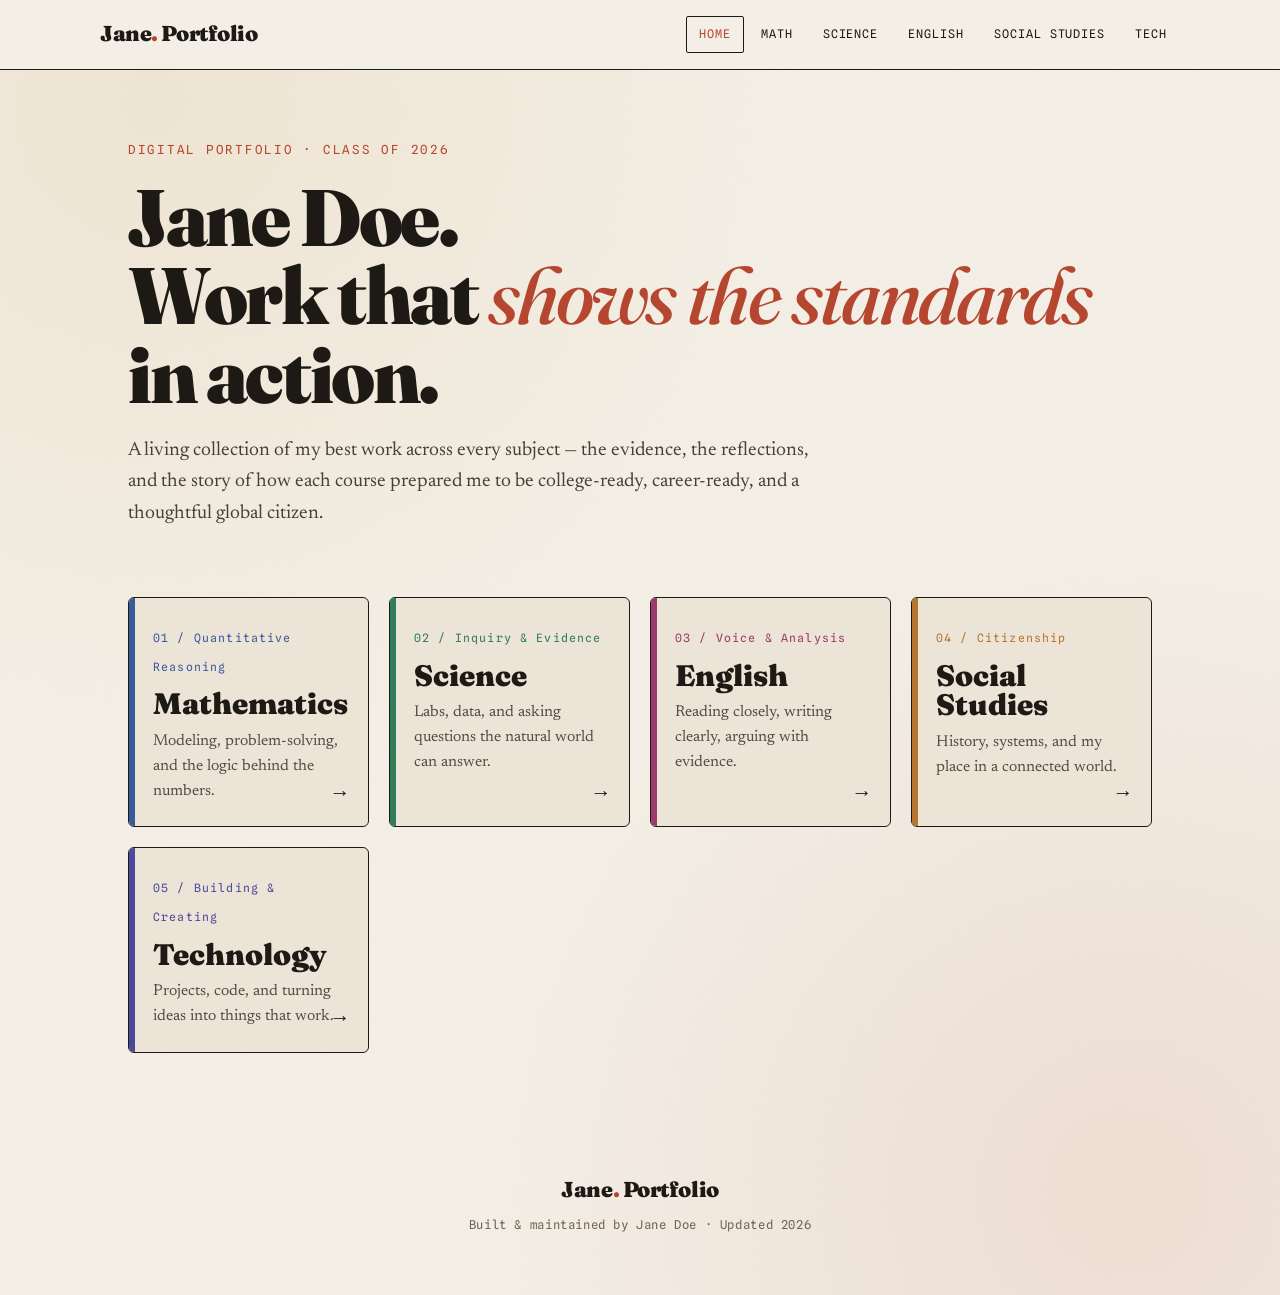
<file: index.html>
<!DOCTYPE html>
<html lang="en">
<head>
<meta charset="UTF-8">
<meta name="viewport" content="width=device-width, initial-scale=1.0">
<title>Jane Doe — Portfolio</title>
<!-- EDIT: page title above, and student name throughout -->
<link rel="stylesheet" href="assets/style.css">
</head>
<body>

<!-- ============ NAV (same on every page) ============ -->
<header class="site">
  <div class="wrap bar">
    <a class="brand" href="index.html">Jane<span>.</span> Portfolio</a>
    <nav class="menu">
      <a href="index.html" class="active">Home</a>
      <a href="subjects/math.html">Math</a>
      <a href="subjects/science.html">Science</a>
      <a href="subjects/english.html">English</a>
      <a href="subjects/social-studies.html">Social Studies</a>
      <a href="subjects/tech.html">Tech</a>
    </nav>
  </div>
</header>

<!-- ============ HERO ============ -->
<main class="wrap">
  <section class="hero">
    <p class="eyebrow reveal d1">Digital Portfolio · Class of 2026</p>
    <h1 class="reveal d2">Jane Doe.<br>Work that <em>shows the standards</em> in action.</h1>
    <p class="lede reveal d3">A living collection of my best work across every subject — the evidence, the reflections, and the story of how each course prepared me to be college-ready, career-ready, and a thoughtful global citizen.</p>
  </section>

  <!-- ============ SUBJECT GRID ============ -->
  <section class="subjects">
    <a class="scard reveal d1" data-c="math" href="subjects/math.html">
      <span class="num">01 / Quantitative Reasoning</span>
      <h3>Mathematics</h3>
      <p>Modeling, problem-solving, and the logic behind the numbers.</p>
      <span class="arrow">→</span>
    </a>
    <a class="scard reveal d2" data-c="science" href="subjects/science.html">
      <span class="num">02 / Inquiry &amp; Evidence</span>
      <h3>Science</h3>
      <p>Labs, data, and asking questions the natural world can answer.</p>
      <span class="arrow">→</span>
    </a>
    <a class="scard reveal d3" data-c="english" href="subjects/english.html">
      <span class="num">03 / Voice &amp; Analysis</span>
      <h3>English</h3>
      <p>Reading closely, writing clearly, arguing with evidence.</p>
      <span class="arrow">→</span>
    </a>
    <a class="scard reveal d4" data-c="social" href="subjects/social-studies.html">
      <span class="num">04 / Citizenship</span>
      <h3>Social Studies</h3>
      <p>History, systems, and my place in a connected world.</p>
      <span class="arrow">→</span>
    </a>
    <a class="scard reveal d5" data-c="tech" href="subjects/tech.html">
      <span class="num">05 / Building &amp; Creating</span>
      <h3>Technology</h3>
      <p>Projects, code, and turning ideas into things that work.</p>
      <span class="arrow">→</span>
    </a>
  </section>
</main>

<!-- ============ FOOTER (same on every page) ============ -->
<footer class="site">
  <div class="wrap">
    <a class="brand" href="index.html">Jane<span>.</span> Portfolio</a>
    <p>Built &amp; maintained by Jane Doe · Updated 2026</p>
  </div>
</footer>

</body>
</html>
</file>
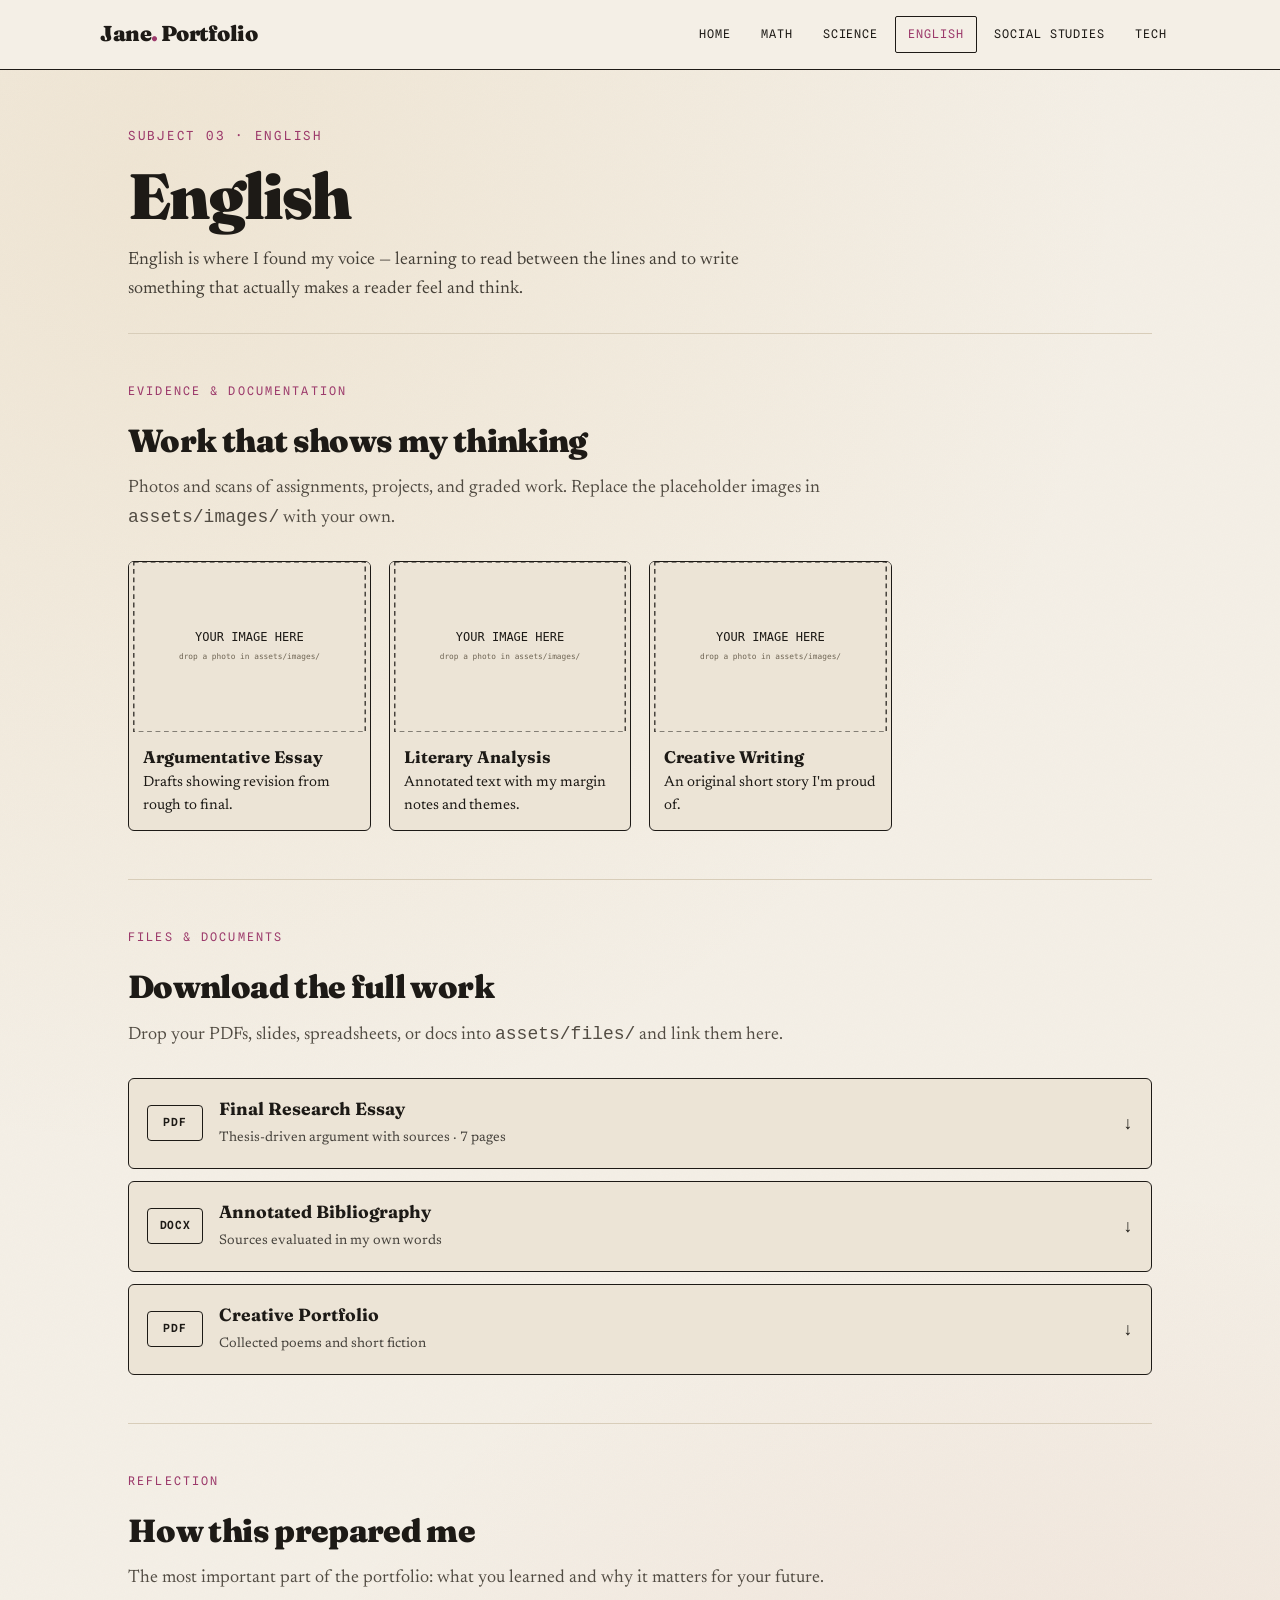
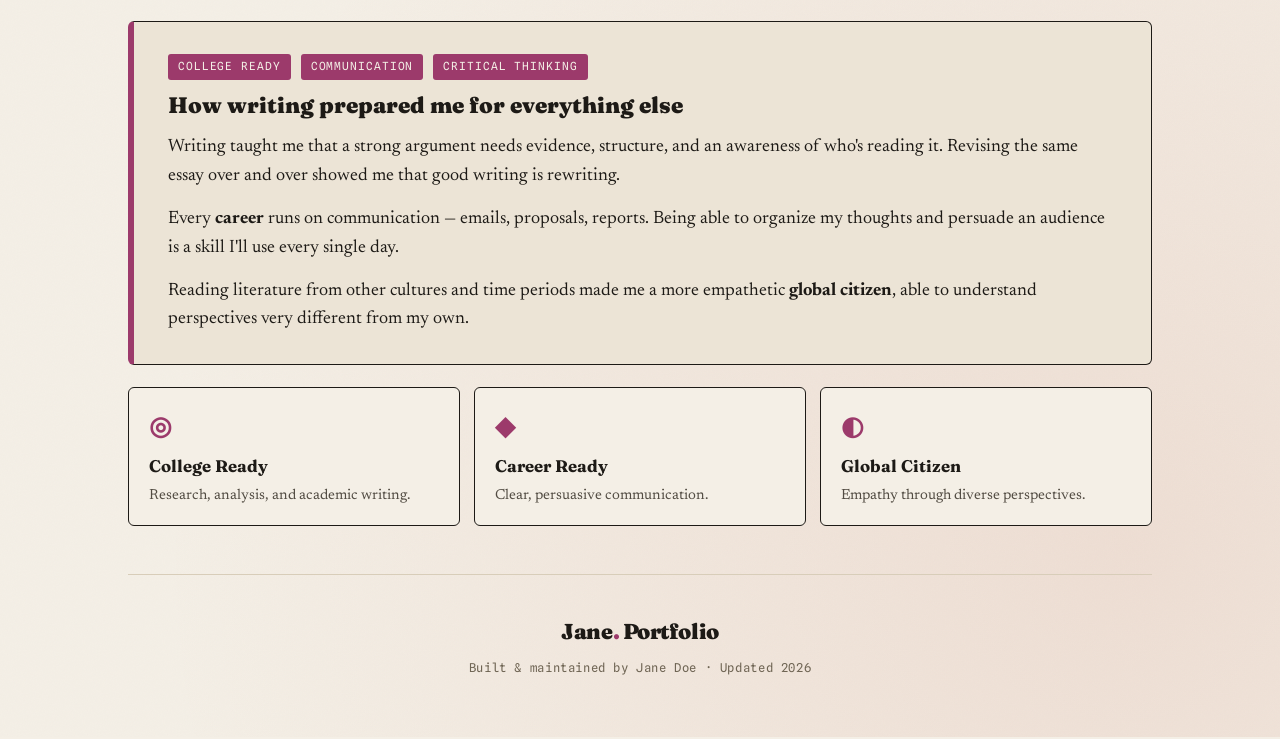
<file: subjects/english.html>
<!DOCTYPE html>
<html lang="en">
<head>
<meta charset="UTF-8">
<meta name="viewport" content="width=device-width, initial-scale=1.0">
<title>English — Jane Doe Portfolio</title>
<link rel="stylesheet" href="../assets/style.css">
</head>
<!-- data-subject controls the accent color: math | science | english | social | tech -->
<body data-subject="english">

<header class="site">
  <div class="wrap bar">
    <a class="brand" href="../index.html">Jane<span>.</span> Portfolio</a>
    <nav class="menu">
      <a href="../index.html">Home</a>
      <a href="math.html">Math</a>
      <a href="science.html">Science</a>
      <a href="english.html" class="active">English</a>
      <a href="social-studies.html">Social Studies</a>
      <a href="tech.html">Tech</a>
    </nav>
  </div>
</header>

<main class="wrap">

  <!-- ============ PAGE HEADER ============ -->
  <section class="subhead">
    <p class="eyebrow reveal d1">Subject 03 · English</p>
    <h1 class="reveal d2">English</h1>
    <!-- EDIT: one or two sentences on what this subject meant to you -->
    <p class="lede reveal d3">English is where I found my voice — learning to read between the lines and to write something that actually makes a reader feel and think.</p>
  </section>

  <!-- ============ EVIDENCE / DOCUMENTATION (images) ============ -->
  <section class="block">
    <p class="kicker">Evidence &amp; Documentation</p>
    <h2>Work that shows my thinking</h2>
    <p class="sub">Photos and scans of assignments, projects, and graded work. Replace the placeholder images in <code>assets/images/</code> with your own.</p>

    <div class="gallery">
      <!-- EDIT each card: swap the img src, the title, and the caption -->
      <div class="gitem">
        <figure>
          <img src="../assets/images/placeholder.svg" alt="Describe this artifact">
          <figcaption><strong>Argumentative Essay</strong>Drafts showing revision from rough to final.</figcaption>
        </figure>
      </div>
      <div class="gitem">
        <figure>
          <img src="../assets/images/placeholder.svg" alt="Describe this artifact">
          <figcaption><strong>Literary Analysis</strong>Annotated text with my margin notes and themes.</figcaption>
        </figure>
      </div>
      <div class="gitem">
        <figure>
          <img src="../assets/images/placeholder.svg" alt="Describe this artifact">
          <figcaption><strong>Creative Writing</strong>An original short story I'm proud of.</figcaption>
        </figure>
      </div>
    </div>
  </section>

  <!-- ============ FILES / DOCUMENTS ============ -->
  <section class="block">
    <p class="kicker">Files &amp; Documents</p>
    <h2>Download the full work</h2>
    <p class="sub">Drop your PDFs, slides, spreadsheets, or docs into <code>assets/files/</code> and link them here.</p>

    <div class="files">
      <!-- EDIT each row: href to your file, the ext label, title, and details -->
      <a class="file" href="../assets/files/sample.pdf">
        <span class="ext">PDF</span>
        <span class="meta"><strong>Final Research Essay</strong><span>Thesis-driven argument with sources · 7 pages</span></span>
        <span class="go">↓</span>
      </a>
      <a class="file" href="../assets/files/sample.pdf">
        <span class="ext">DOCX</span>
        <span class="meta"><strong>Annotated Bibliography</strong><span>Sources evaluated in my own words</span></span>
        <span class="go">↓</span>
      </a>
      <a class="file" href="../assets/files/sample.pdf">
        <span class="ext">PDF</span>
        <span class="meta"><strong>Creative Portfolio</strong><span>Collected poems and short fiction</span></span>
        <span class="go">↓</span>
      </a>
    </div>
  </section>

  <!-- ============ REFLECTION ============ -->
  <section class="block">
    <p class="kicker">Reflection</p>
    <h2>How this prepared me</h2>
    <p class="sub">The most important part of the portfolio: what you learned and why it matters for your future.</p>

    <div class="reflection">
      <span class="tag">College Ready</span>
      <span class="tag">Communication</span>
      <span class="tag">Critical Thinking</span>
      <h3>How writing prepared me for everything else</h3>
      <!-- EDIT: write your honest reflection here -->
      <p>Writing taught me that a strong argument needs evidence, structure, and an awareness of who's reading it. Revising the same essay over and over showed me that good writing is rewriting.</p>
      <p>Every <strong>career</strong> runs on communication — emails, proposals, reports. Being able to organize my thoughts and persuade an audience is a skill I'll use every single day.</p>
      <p>Reading literature from other cultures and time periods made me a more empathetic <strong>global citizen</strong>, able to understand perspectives very different from my own.</p>
    </div>

    <!-- Readiness chips: quick visual of the standards connection -->
    <div class="readiness">
      <div class="chip"><div class="ic">◎</div><h4>College Ready</h4><p>Research, analysis, and academic writing.</p></div>
      <div class="chip"><div class="ic">◆</div><h4>Career Ready</h4><p>Clear, persuasive communication.</p></div>
      <div class="chip"><div class="ic">◐</div><h4>Global Citizen</h4><p>Empathy through diverse perspectives.</p></div>
    </div>
  </section>

</main>

<footer class="site">
  <div class="wrap">
    <a class="brand" href="../index.html">Jane<span>.</span> Portfolio</a>
    <p>Built &amp; maintained by Jane Doe · Updated 2026</p>
  </div>
</footer>

</body>
</html>
</file>
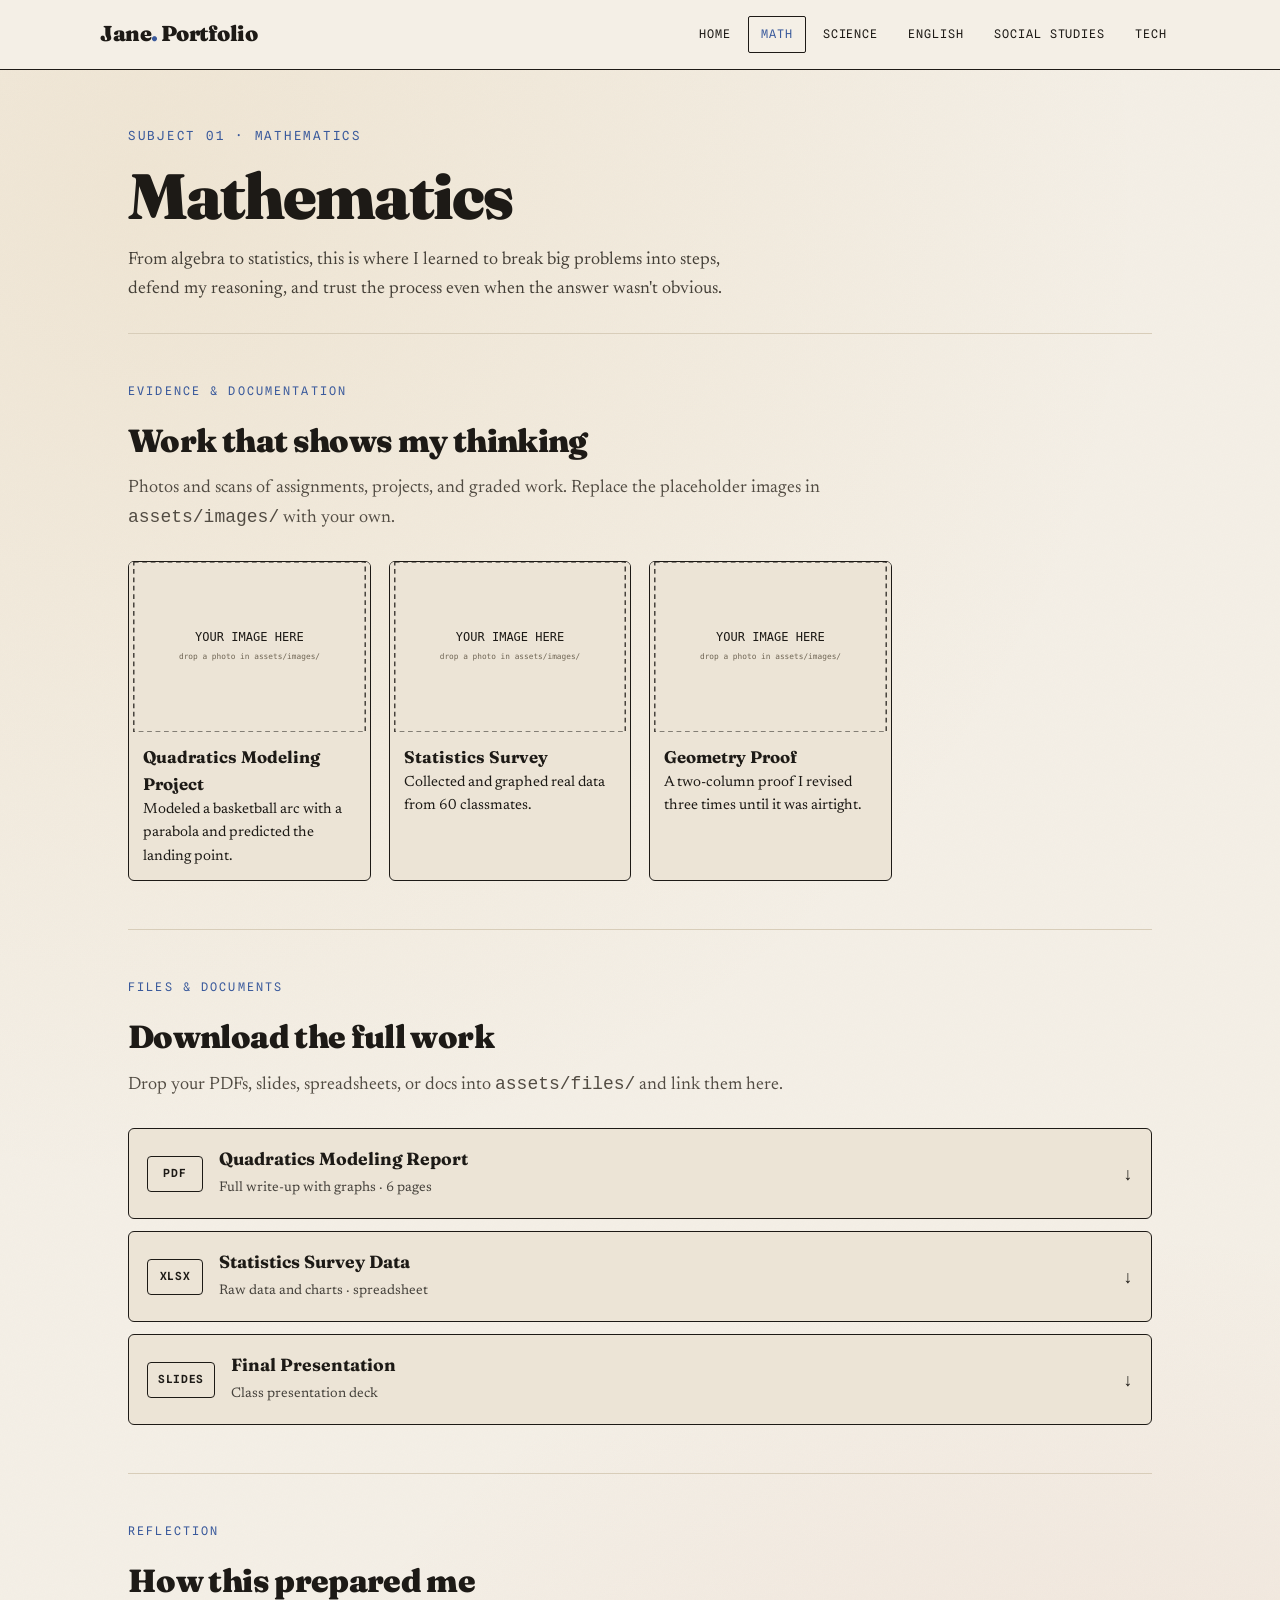
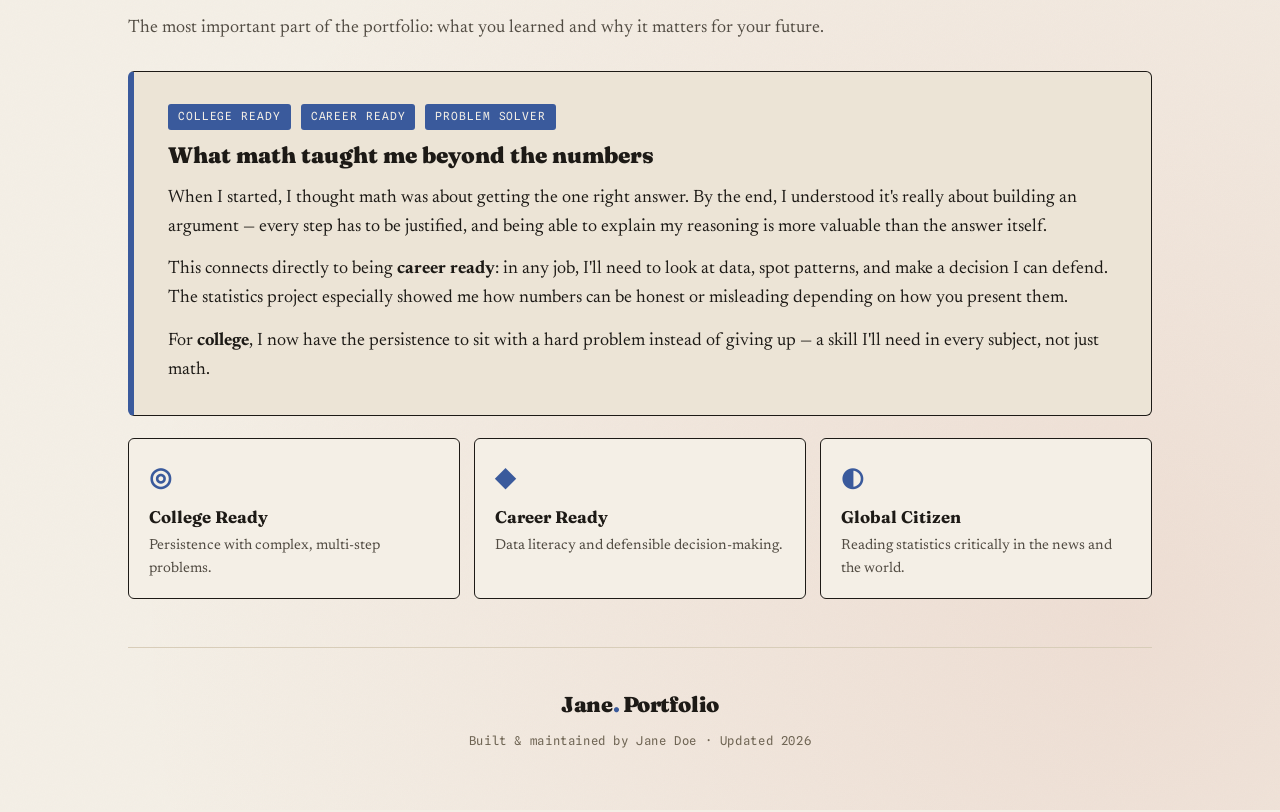
<file: subjects/math.html>
<!DOCTYPE html>
<html lang="en">
<head>
<meta charset="UTF-8">
<meta name="viewport" content="width=device-width, initial-scale=1.0">
<title>Mathematics — Jane Doe Portfolio</title>
<link rel="stylesheet" href="../assets/style.css">
</head>
<!-- data-subject controls the accent color: math | science | english | social | tech -->
<body data-subject="math">

<header class="site">
  <div class="wrap bar">
    <a class="brand" href="../index.html">Jane<span>.</span> Portfolio</a>
    <nav class="menu">
      <a href="../index.html">Home</a>
      <a href="math.html" class="active">Math</a>
      <a href="science.html">Science</a>
      <a href="english.html">English</a>
      <a href="social-studies.html">Social Studies</a>
      <a href="tech.html">Tech</a>
    </nav>
  </div>
</header>

<main class="wrap">

  <!-- ============ PAGE HEADER ============ -->
  <section class="subhead">
    <p class="eyebrow reveal d1">Subject 01 · Mathematics</p>
    <h1 class="reveal d2">Mathematics</h1>
    <!-- EDIT: one or two sentences on what this subject meant to you -->
    <p class="lede reveal d3">From algebra to statistics, this is where I learned to break big problems into steps, defend my reasoning, and trust the process even when the answer wasn't obvious.</p>
  </section>

  <!-- ============ EVIDENCE / DOCUMENTATION (images) ============ -->
  <section class="block">
    <p class="kicker">Evidence &amp; Documentation</p>
    <h2>Work that shows my thinking</h2>
    <p class="sub">Photos and scans of assignments, projects, and graded work. Replace the placeholder images in <code>assets/images/</code> with your own.</p>

    <div class="gallery">
      <!-- EDIT each card: swap the img src, the title, and the caption -->
      <div class="gitem">
        <figure>
          <img src="../assets/images/placeholder.svg" alt="Describe this artifact">
          <figcaption><strong>Quadratics Modeling Project</strong>Modeled a basketball arc with a parabola and predicted the landing point.</figcaption>
        </figure>
      </div>
      <div class="gitem">
        <figure>
          <img src="../assets/images/placeholder.svg" alt="Describe this artifact">
          <figcaption><strong>Statistics Survey</strong>Collected and graphed real data from 60 classmates.</figcaption>
        </figure>
      </div>
      <div class="gitem">
        <figure>
          <img src="../assets/images/placeholder.svg" alt="Describe this artifact">
          <figcaption><strong>Geometry Proof</strong>A two-column proof I revised three times until it was airtight.</figcaption>
        </figure>
      </div>
    </div>
  </section>

  <!-- ============ FILES / DOCUMENTS ============ -->
  <section class="block">
    <p class="kicker">Files &amp; Documents</p>
    <h2>Download the full work</h2>
    <p class="sub">Drop your PDFs, slides, spreadsheets, or docs into <code>assets/files/</code> and link them here.</p>

    <div class="files">
      <!-- EDIT each row: href to your file, the ext label, title, and details -->
      <a class="file" href="../assets/files/sample.pdf">
        <span class="ext">PDF</span>
        <span class="meta"><strong>Quadratics Modeling Report</strong><span>Full write-up with graphs · 6 pages</span></span>
        <span class="go">↓</span>
      </a>
      <a class="file" href="../assets/files/sample.pdf">
        <span class="ext">XLSX</span>
        <span class="meta"><strong>Statistics Survey Data</strong><span>Raw data and charts · spreadsheet</span></span>
        <span class="go">↓</span>
      </a>
      <a class="file" href="../assets/files/sample.pdf">
        <span class="ext">SLIDES</span>
        <span class="meta"><strong>Final Presentation</strong><span>Class presentation deck</span></span>
        <span class="go">↓</span>
      </a>
    </div>
  </section>

  <!-- ============ REFLECTION ============ -->
  <section class="block">
    <p class="kicker">Reflection</p>
    <h2>How this prepared me</h2>
    <p class="sub">The most important part of the portfolio: what you learned and why it matters for your future.</p>

    <div class="reflection">
      <span class="tag">College Ready</span>
      <span class="tag">Career Ready</span>
      <span class="tag">Problem Solver</span>
      <h3>What math taught me beyond the numbers</h3>
      <!-- EDIT: write your honest reflection here -->
      <p>When I started, I thought math was about getting the one right answer. By the end, I understood it's really about building an argument — every step has to be justified, and being able to explain my reasoning is more valuable than the answer itself.</p>
      <p>This connects directly to being <strong>career ready</strong>: in any job, I'll need to look at data, spot patterns, and make a decision I can defend. The statistics project especially showed me how numbers can be honest or misleading depending on how you present them.</p>
      <p>For <strong>college</strong>, I now have the persistence to sit with a hard problem instead of giving up — a skill I'll need in every subject, not just math.</p>
    </div>

    <!-- Readiness chips: quick visual of the standards connection -->
    <div class="readiness">
      <div class="chip"><div class="ic">◎</div><h4>College Ready</h4><p>Persistence with complex, multi-step problems.</p></div>
      <div class="chip"><div class="ic">◆</div><h4>Career Ready</h4><p>Data literacy and defensible decision-making.</p></div>
      <div class="chip"><div class="ic">◐</div><h4>Global Citizen</h4><p>Reading statistics critically in the news and the world.</p></div>
    </div>
  </section>

</main>

<footer class="site">
  <div class="wrap">
    <a class="brand" href="../index.html">Jane<span>.</span> Portfolio</a>
    <p>Built &amp; maintained by Jane Doe · Updated 2026</p>
  </div>
</footer>

</body>
</html>
</file>
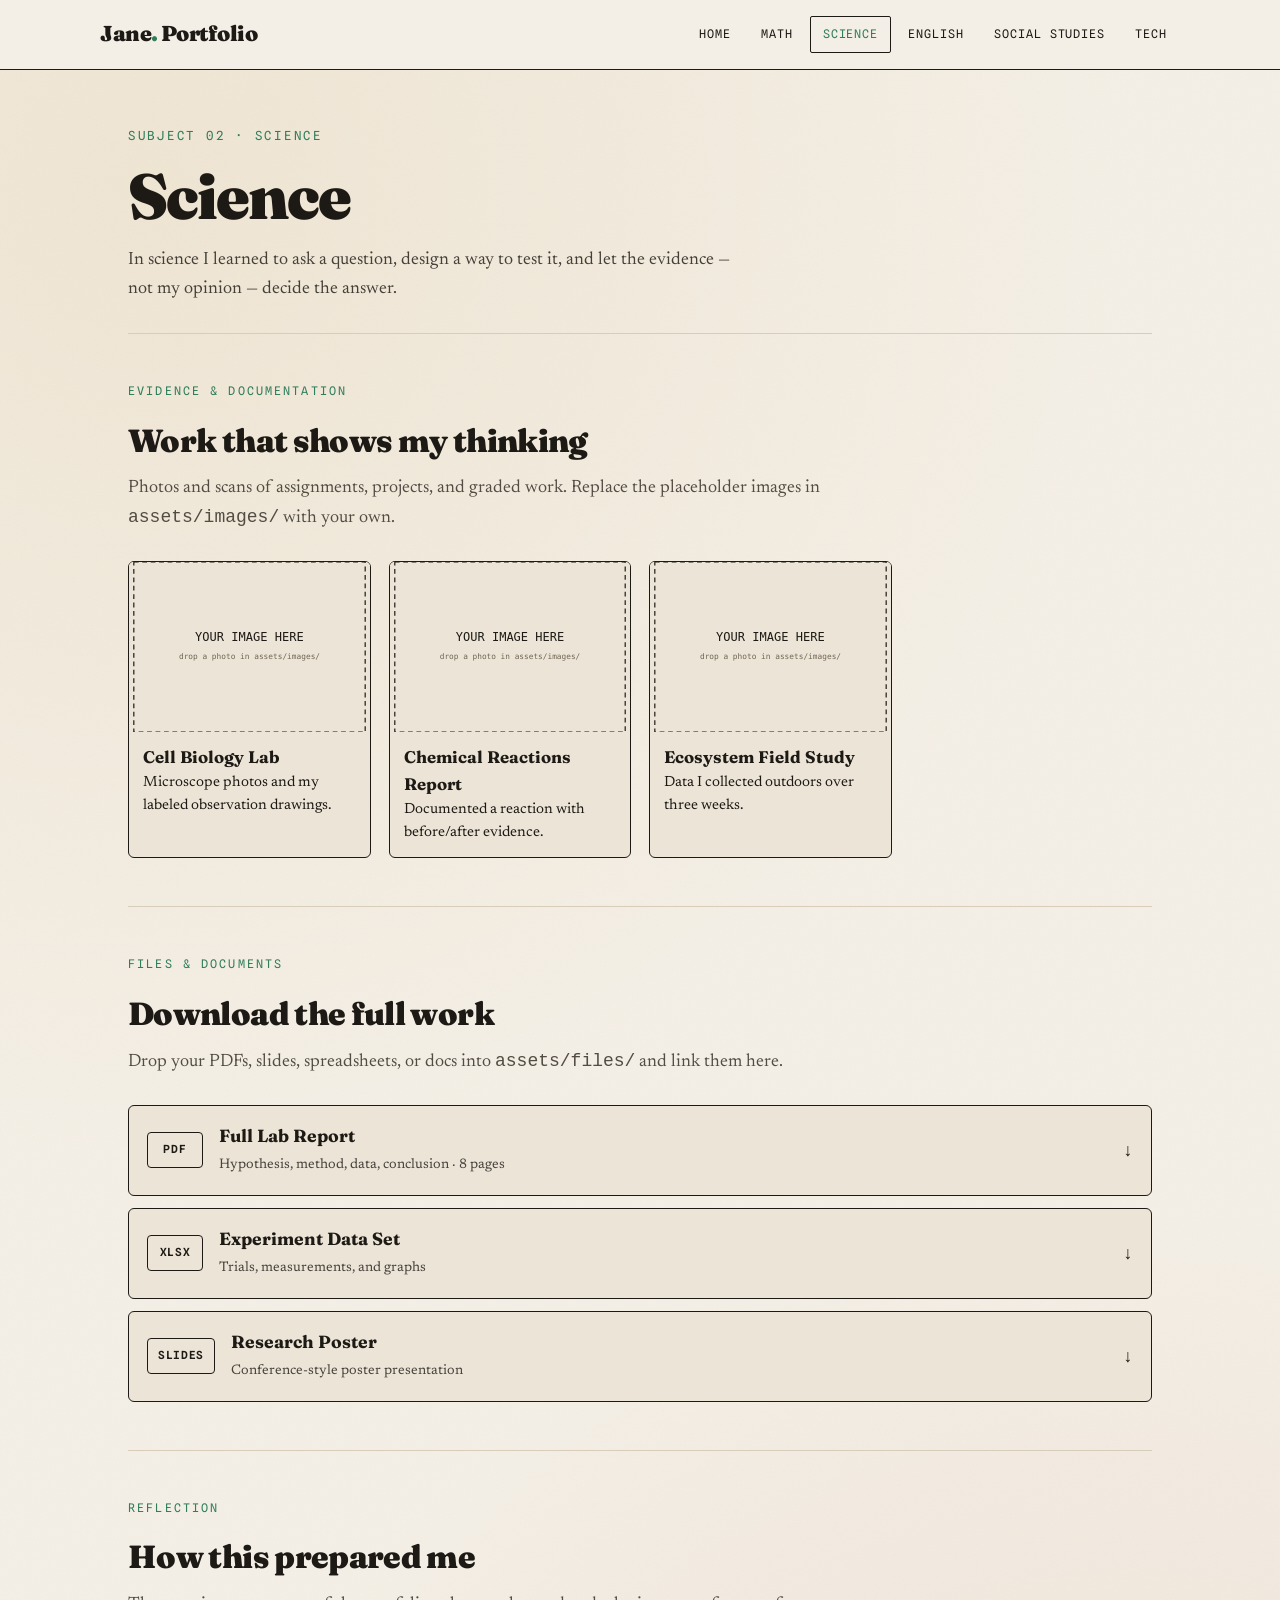
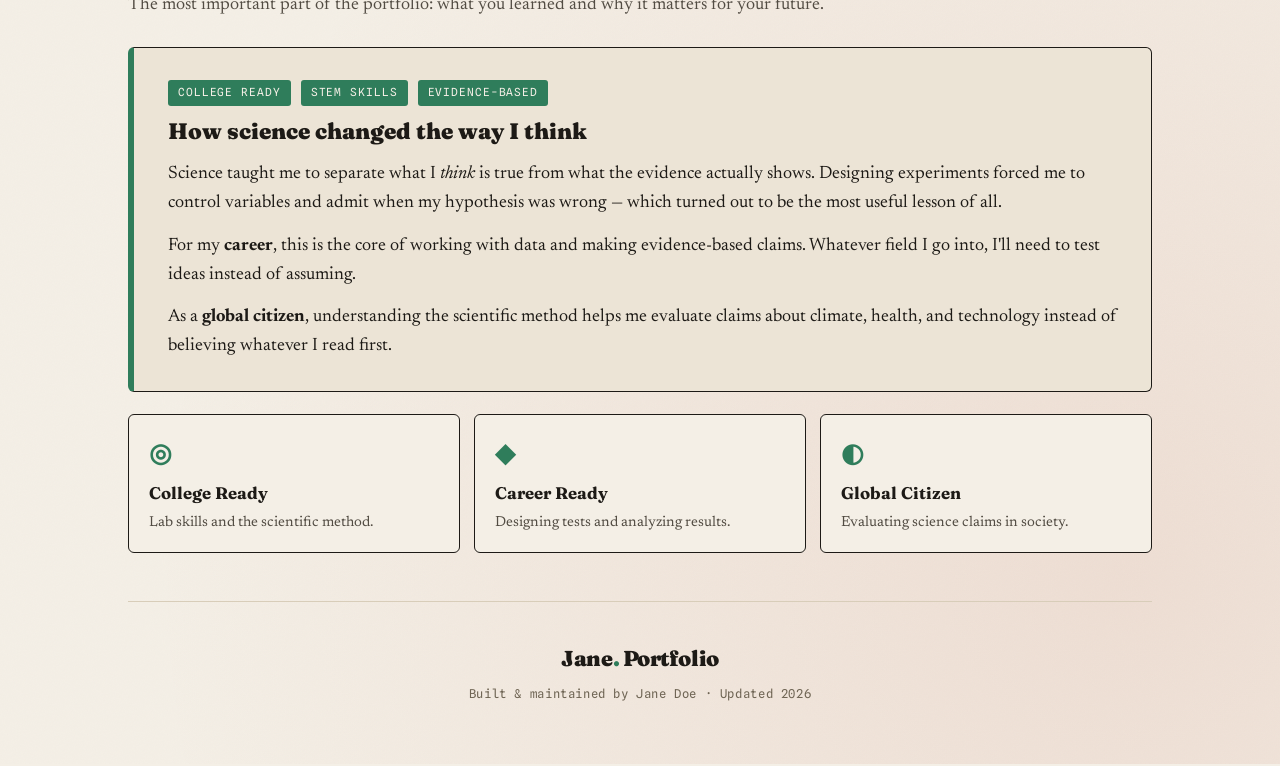
<file: subjects/science.html>
<!DOCTYPE html>
<html lang="en">
<head>
<meta charset="UTF-8">
<meta name="viewport" content="width=device-width, initial-scale=1.0">
<title>Science — Jane Doe Portfolio</title>
<link rel="stylesheet" href="../assets/style.css">
</head>
<!-- data-subject controls the accent color: math | science | english | social | tech -->
<body data-subject="science">

<header class="site">
  <div class="wrap bar">
    <a class="brand" href="../index.html">Jane<span>.</span> Portfolio</a>
    <nav class="menu">
      <a href="../index.html">Home</a>
      <a href="math.html">Math</a>
      <a href="science.html" class="active">Science</a>
      <a href="english.html">English</a>
      <a href="social-studies.html">Social Studies</a>
      <a href="tech.html">Tech</a>
    </nav>
  </div>
</header>

<main class="wrap">

  <!-- ============ PAGE HEADER ============ -->
  <section class="subhead">
    <p class="eyebrow reveal d1">Subject 02 · Science</p>
    <h1 class="reveal d2">Science</h1>
    <!-- EDIT: one or two sentences on what this subject meant to you -->
    <p class="lede reveal d3">In science I learned to ask a question, design a way to test it, and let the evidence — not my opinion — decide the answer.</p>
  </section>

  <!-- ============ EVIDENCE / DOCUMENTATION (images) ============ -->
  <section class="block">
    <p class="kicker">Evidence &amp; Documentation</p>
    <h2>Work that shows my thinking</h2>
    <p class="sub">Photos and scans of assignments, projects, and graded work. Replace the placeholder images in <code>assets/images/</code> with your own.</p>

    <div class="gallery">
      <!-- EDIT each card: swap the img src, the title, and the caption -->
      <div class="gitem">
        <figure>
          <img src="../assets/images/placeholder.svg" alt="Describe this artifact">
          <figcaption><strong>Cell Biology Lab</strong>Microscope photos and my labeled observation drawings.</figcaption>
        </figure>
      </div>
      <div class="gitem">
        <figure>
          <img src="../assets/images/placeholder.svg" alt="Describe this artifact">
          <figcaption><strong>Chemical Reactions Report</strong>Documented a reaction with before/after evidence.</figcaption>
        </figure>
      </div>
      <div class="gitem">
        <figure>
          <img src="../assets/images/placeholder.svg" alt="Describe this artifact">
          <figcaption><strong>Ecosystem Field Study</strong>Data I collected outdoors over three weeks.</figcaption>
        </figure>
      </div>
    </div>
  </section>

  <!-- ============ FILES / DOCUMENTS ============ -->
  <section class="block">
    <p class="kicker">Files &amp; Documents</p>
    <h2>Download the full work</h2>
    <p class="sub">Drop your PDFs, slides, spreadsheets, or docs into <code>assets/files/</code> and link them here.</p>

    <div class="files">
      <!-- EDIT each row: href to your file, the ext label, title, and details -->
      <a class="file" href="../assets/files/sample.pdf">
        <span class="ext">PDF</span>
        <span class="meta"><strong>Full Lab Report</strong><span>Hypothesis, method, data, conclusion · 8 pages</span></span>
        <span class="go">↓</span>
      </a>
      <a class="file" href="../assets/files/sample.pdf">
        <span class="ext">XLSX</span>
        <span class="meta"><strong>Experiment Data Set</strong><span>Trials, measurements, and graphs</span></span>
        <span class="go">↓</span>
      </a>
      <a class="file" href="../assets/files/sample.pdf">
        <span class="ext">SLIDES</span>
        <span class="meta"><strong>Research Poster</strong><span>Conference-style poster presentation</span></span>
        <span class="go">↓</span>
      </a>
    </div>
  </section>

  <!-- ============ REFLECTION ============ -->
  <section class="block">
    <p class="kicker">Reflection</p>
    <h2>How this prepared me</h2>
    <p class="sub">The most important part of the portfolio: what you learned and why it matters for your future.</p>

    <div class="reflection">
      <span class="tag">College Ready</span>
      <span class="tag">STEM Skills</span>
      <span class="tag">Evidence-Based</span>
      <h3>How science changed the way I think</h3>
      <!-- EDIT: write your honest reflection here -->
      <p>Science taught me to separate what I <em>think</em> is true from what the evidence actually shows. Designing experiments forced me to control variables and admit when my hypothesis was wrong — which turned out to be the most useful lesson of all.</p>
      <p>For my <strong>career</strong>, this is the core of working with data and making evidence-based claims. Whatever field I go into, I'll need to test ideas instead of assuming.</p>
      <p>As a <strong>global citizen</strong>, understanding the scientific method helps me evaluate claims about climate, health, and technology instead of believing whatever I read first.</p>
    </div>

    <!-- Readiness chips: quick visual of the standards connection -->
    <div class="readiness">
      <div class="chip"><div class="ic">◎</div><h4>College Ready</h4><p>Lab skills and the scientific method.</p></div>
      <div class="chip"><div class="ic">◆</div><h4>Career Ready</h4><p>Designing tests and analyzing results.</p></div>
      <div class="chip"><div class="ic">◐</div><h4>Global Citizen</h4><p>Evaluating science claims in society.</p></div>
    </div>
  </section>

</main>

<footer class="site">
  <div class="wrap">
    <a class="brand" href="../index.html">Jane<span>.</span> Portfolio</a>
    <p>Built &amp; maintained by Jane Doe · Updated 2026</p>
  </div>
</footer>

</body>
</html>
</file>
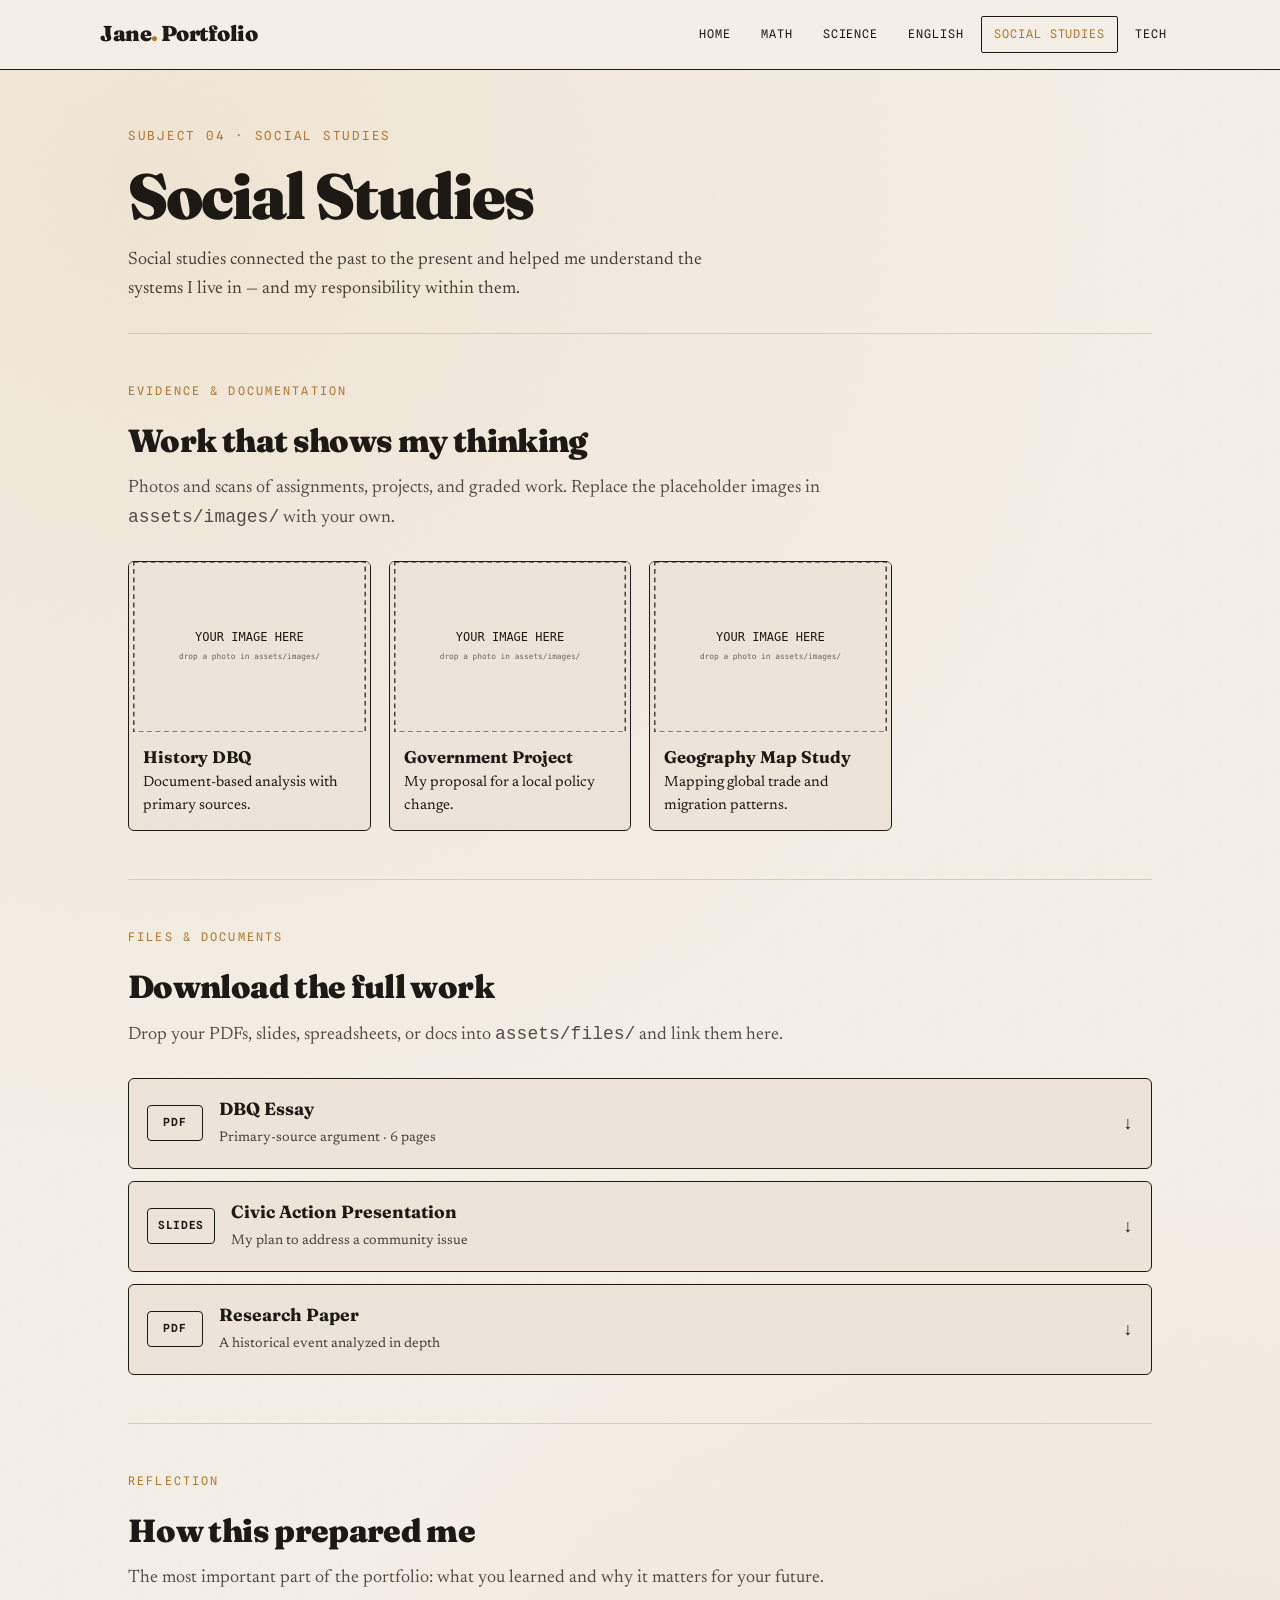
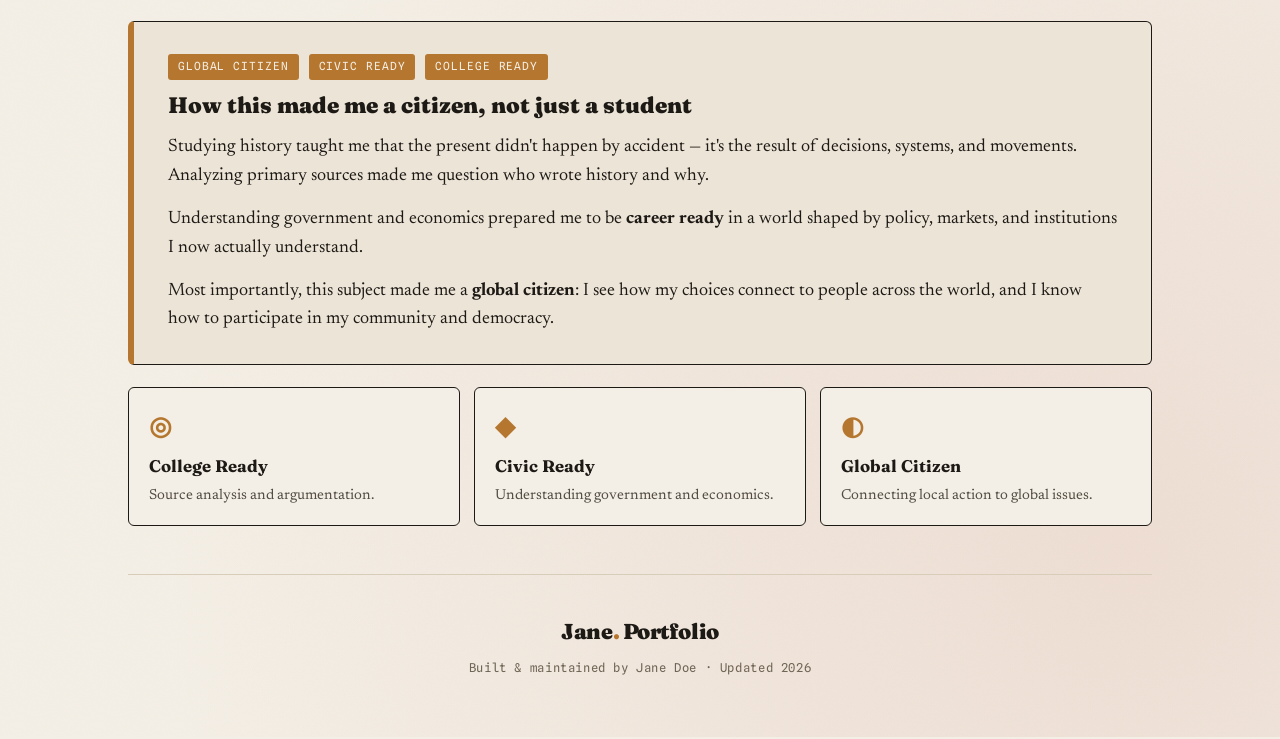
<file: subjects/social-studies.html>
<!DOCTYPE html>
<html lang="en">
<head>
<meta charset="UTF-8">
<meta name="viewport" content="width=device-width, initial-scale=1.0">
<title>Social Studies — Jane Doe Portfolio</title>
<link rel="stylesheet" href="../assets/style.css">
</head>
<!-- data-subject controls the accent color: math | science | english | social | tech -->
<body data-subject="social">

<header class="site">
  <div class="wrap bar">
    <a class="brand" href="../index.html">Jane<span>.</span> Portfolio</a>
    <nav class="menu">
      <a href="../index.html">Home</a>
      <a href="math.html">Math</a>
      <a href="science.html">Science</a>
      <a href="english.html">English</a>
      <a href="social-studies.html" class="active">Social Studies</a>
      <a href="tech.html">Tech</a>
    </nav>
  </div>
</header>

<main class="wrap">

  <!-- ============ PAGE HEADER ============ -->
  <section class="subhead">
    <p class="eyebrow reveal d1">Subject 04 · Social Studies</p>
    <h1 class="reveal d2">Social Studies</h1>
    <!-- EDIT: one or two sentences on what this subject meant to you -->
    <p class="lede reveal d3">Social studies connected the past to the present and helped me understand the systems I live in — and my responsibility within them.</p>
  </section>

  <!-- ============ EVIDENCE / DOCUMENTATION (images) ============ -->
  <section class="block">
    <p class="kicker">Evidence &amp; Documentation</p>
    <h2>Work that shows my thinking</h2>
    <p class="sub">Photos and scans of assignments, projects, and graded work. Replace the placeholder images in <code>assets/images/</code> with your own.</p>

    <div class="gallery">
      <!-- EDIT each card: swap the img src, the title, and the caption -->
      <div class="gitem">
        <figure>
          <img src="../assets/images/placeholder.svg" alt="Describe this artifact">
          <figcaption><strong>History DBQ</strong>Document-based analysis with primary sources.</figcaption>
        </figure>
      </div>
      <div class="gitem">
        <figure>
          <img src="../assets/images/placeholder.svg" alt="Describe this artifact">
          <figcaption><strong>Government Project</strong>My proposal for a local policy change.</figcaption>
        </figure>
      </div>
      <div class="gitem">
        <figure>
          <img src="../assets/images/placeholder.svg" alt="Describe this artifact">
          <figcaption><strong>Geography Map Study</strong>Mapping global trade and migration patterns.</figcaption>
        </figure>
      </div>
    </div>
  </section>

  <!-- ============ FILES / DOCUMENTS ============ -->
  <section class="block">
    <p class="kicker">Files &amp; Documents</p>
    <h2>Download the full work</h2>
    <p class="sub">Drop your PDFs, slides, spreadsheets, or docs into <code>assets/files/</code> and link them here.</p>

    <div class="files">
      <!-- EDIT each row: href to your file, the ext label, title, and details -->
      <a class="file" href="../assets/files/sample.pdf">
        <span class="ext">PDF</span>
        <span class="meta"><strong>DBQ Essay</strong><span>Primary-source argument · 6 pages</span></span>
        <span class="go">↓</span>
      </a>
      <a class="file" href="../assets/files/sample.pdf">
        <span class="ext">SLIDES</span>
        <span class="meta"><strong>Civic Action Presentation</strong><span>My plan to address a community issue</span></span>
        <span class="go">↓</span>
      </a>
      <a class="file" href="../assets/files/sample.pdf">
        <span class="ext">PDF</span>
        <span class="meta"><strong>Research Paper</strong><span>A historical event analyzed in depth</span></span>
        <span class="go">↓</span>
      </a>
    </div>
  </section>

  <!-- ============ REFLECTION ============ -->
  <section class="block">
    <p class="kicker">Reflection</p>
    <h2>How this prepared me</h2>
    <p class="sub">The most important part of the portfolio: what you learned and why it matters for your future.</p>

    <div class="reflection">
      <span class="tag">Global Citizen</span>
      <span class="tag">Civic Ready</span>
      <span class="tag">College Ready</span>
      <h3>How this made me a citizen, not just a student</h3>
      <!-- EDIT: write your honest reflection here -->
      <p>Studying history taught me that the present didn't happen by accident — it's the result of decisions, systems, and movements. Analyzing primary sources made me question who wrote history and why.</p>
      <p>Understanding government and economics prepared me to be <strong>career ready</strong> in a world shaped by policy, markets, and institutions I now actually understand.</p>
      <p>Most importantly, this subject made me a <strong>global citizen</strong>: I see how my choices connect to people across the world, and I know how to participate in my community and democracy.</p>
    </div>

    <!-- Readiness chips: quick visual of the standards connection -->
    <div class="readiness">
      <div class="chip"><div class="ic">◎</div><h4>College Ready</h4><p>Source analysis and argumentation.</p></div>
      <div class="chip"><div class="ic">◆</div><h4>Civic Ready</h4><p>Understanding government and economics.</p></div>
      <div class="chip"><div class="ic">◐</div><h4>Global Citizen</h4><p>Connecting local action to global issues.</p></div>
    </div>
  </section>

</main>

<footer class="site">
  <div class="wrap">
    <a class="brand" href="../index.html">Jane<span>.</span> Portfolio</a>
    <p>Built &amp; maintained by Jane Doe · Updated 2026</p>
  </div>
</footer>

</body>
</html>
</file>
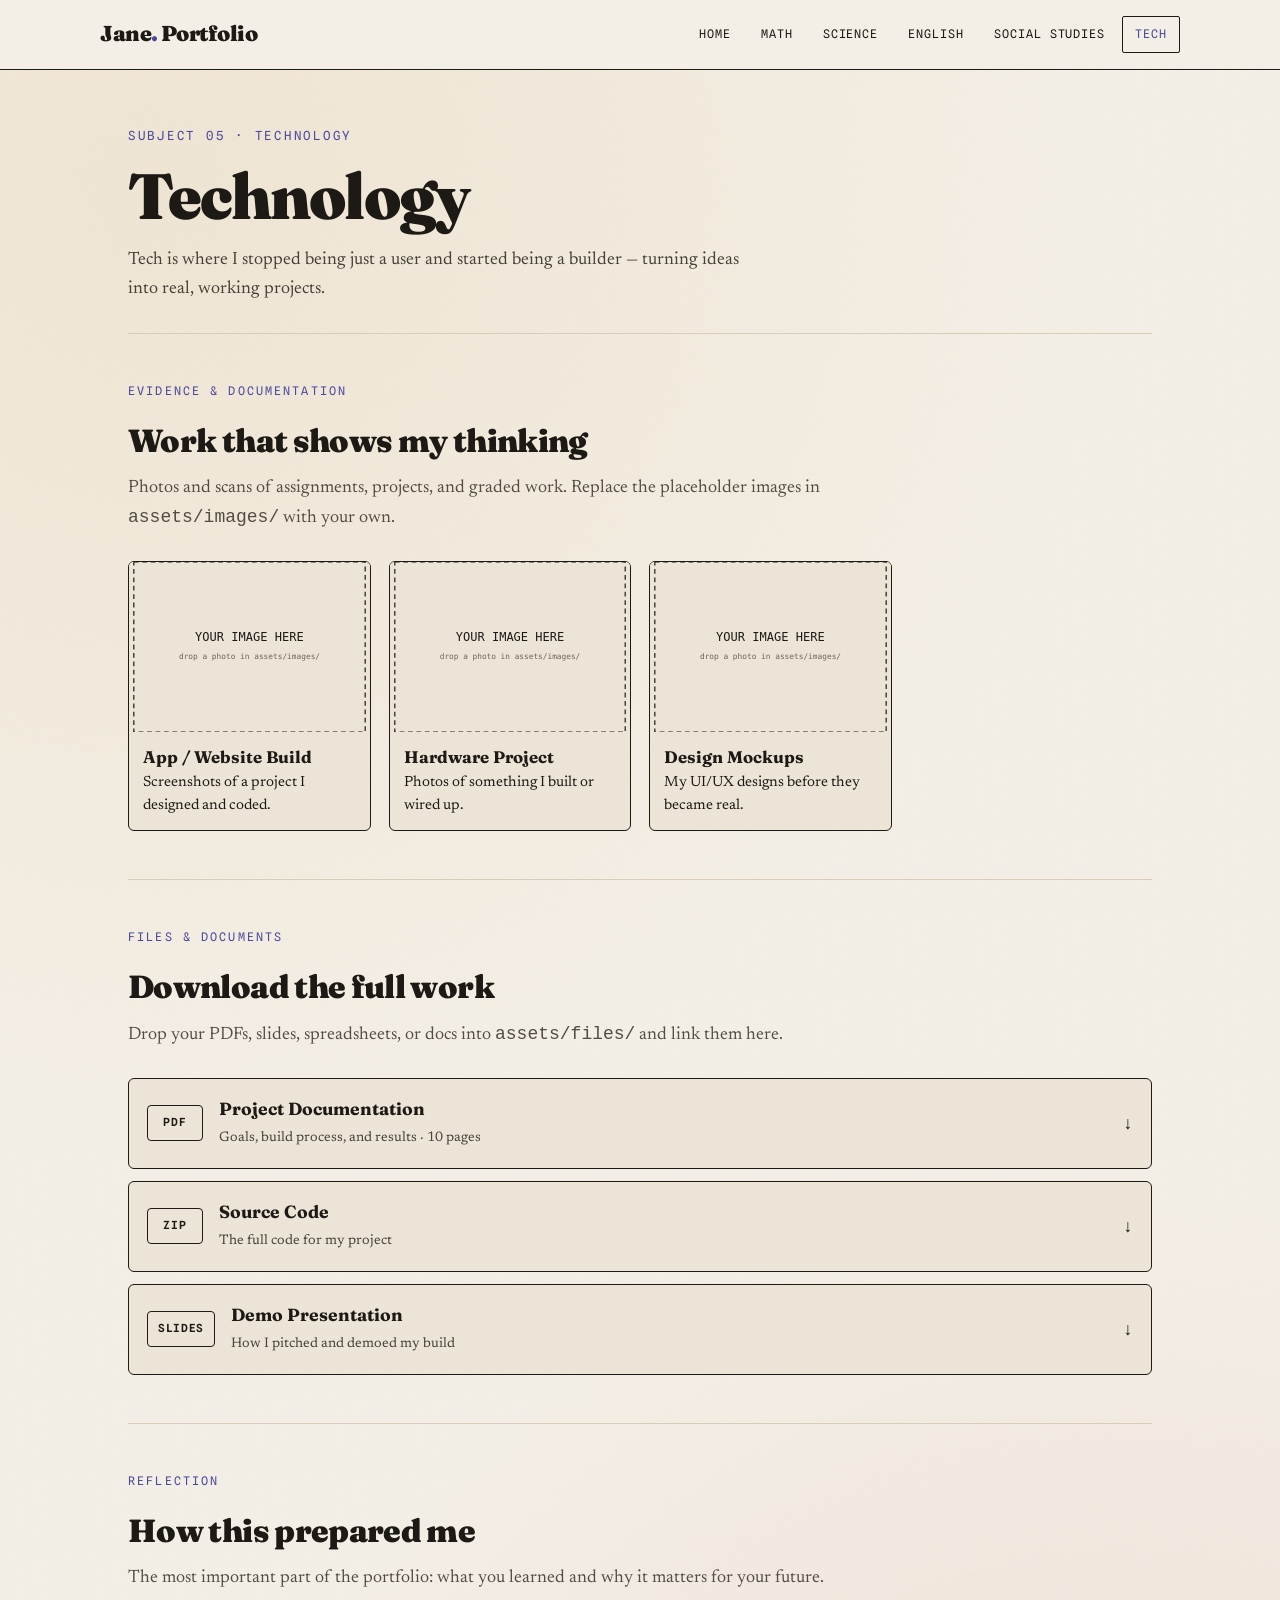
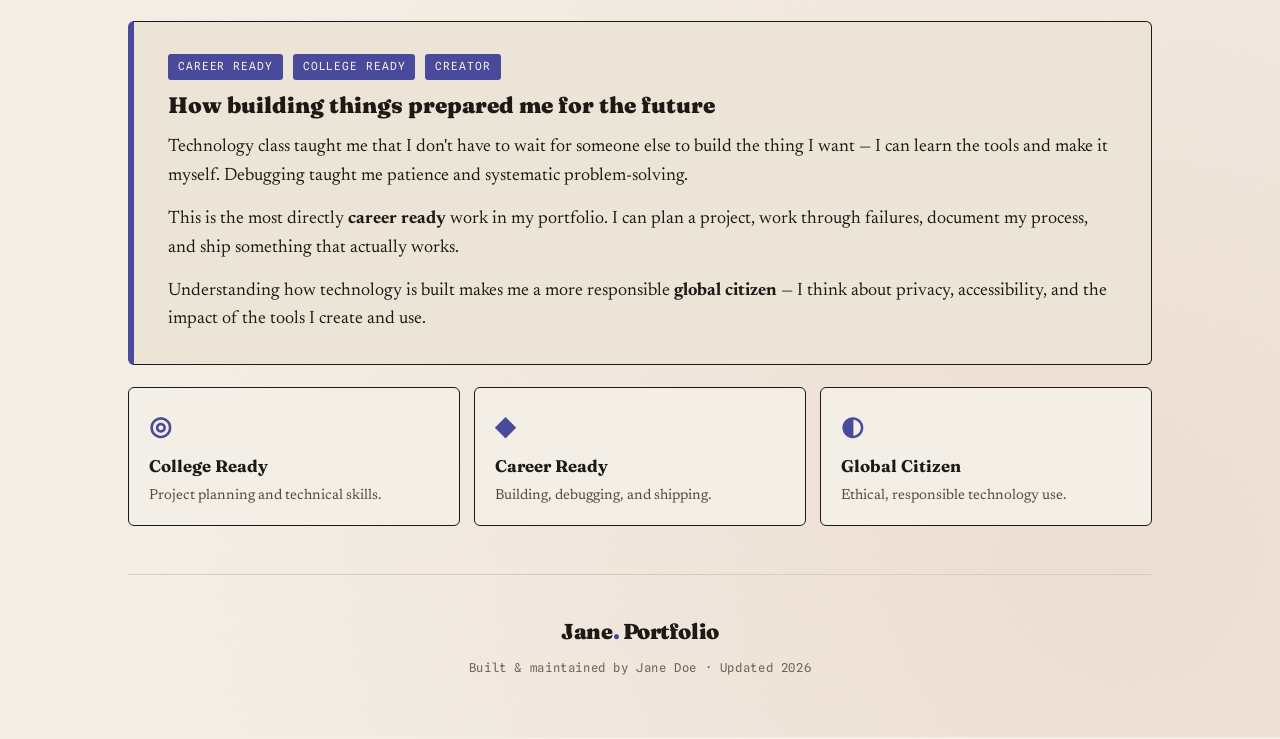
<file: subjects/tech.html>
<!DOCTYPE html>
<html lang="en">
<head>
<meta charset="UTF-8">
<meta name="viewport" content="width=device-width, initial-scale=1.0">
<title>Technology — Jane Doe Portfolio</title>
<link rel="stylesheet" href="../assets/style.css">
</head>
<!-- data-subject controls the accent color: math | science | english | social | tech -->
<body data-subject="tech">

<header class="site">
  <div class="wrap bar">
    <a class="brand" href="../index.html">Jane<span>.</span> Portfolio</a>
    <nav class="menu">
      <a href="../index.html">Home</a>
      <a href="math.html">Math</a>
      <a href="science.html">Science</a>
      <a href="english.html">English</a>
      <a href="social-studies.html">Social Studies</a>
      <a href="tech.html" class="active">Tech</a>
    </nav>
  </div>
</header>

<main class="wrap">

  <!-- ============ PAGE HEADER ============ -->
  <section class="subhead">
    <p class="eyebrow reveal d1">Subject 05 · Technology</p>
    <h1 class="reveal d2">Technology</h1>
    <!-- EDIT: one or two sentences on what this subject meant to you -->
    <p class="lede reveal d3">Tech is where I stopped being just a user and started being a builder — turning ideas into real, working projects.</p>
  </section>

  <!-- ============ EVIDENCE / DOCUMENTATION (images) ============ -->
  <section class="block">
    <p class="kicker">Evidence &amp; Documentation</p>
    <h2>Work that shows my thinking</h2>
    <p class="sub">Photos and scans of assignments, projects, and graded work. Replace the placeholder images in <code>assets/images/</code> with your own.</p>

    <div class="gallery">
      <!-- EDIT each card: swap the img src, the title, and the caption -->
      <div class="gitem">
        <figure>
          <img src="../assets/images/placeholder.svg" alt="Describe this artifact">
          <figcaption><strong>App / Website Build</strong>Screenshots of a project I designed and coded.</figcaption>
        </figure>
      </div>
      <div class="gitem">
        <figure>
          <img src="../assets/images/placeholder.svg" alt="Describe this artifact">
          <figcaption><strong>Hardware Project</strong>Photos of something I built or wired up.</figcaption>
        </figure>
      </div>
      <div class="gitem">
        <figure>
          <img src="../assets/images/placeholder.svg" alt="Describe this artifact">
          <figcaption><strong>Design Mockups</strong>My UI/UX designs before they became real.</figcaption>
        </figure>
      </div>
    </div>
  </section>

  <!-- ============ FILES / DOCUMENTS ============ -->
  <section class="block">
    <p class="kicker">Files &amp; Documents</p>
    <h2>Download the full work</h2>
    <p class="sub">Drop your PDFs, slides, spreadsheets, or docs into <code>assets/files/</code> and link them here.</p>

    <div class="files">
      <!-- EDIT each row: href to your file, the ext label, title, and details -->
      <a class="file" href="../assets/files/sample.pdf">
        <span class="ext">PDF</span>
        <span class="meta"><strong>Project Documentation</strong><span>Goals, build process, and results · 10 pages</span></span>
        <span class="go">↓</span>
      </a>
      <a class="file" href="../assets/files/sample.pdf">
        <span class="ext">ZIP</span>
        <span class="meta"><strong>Source Code</strong><span>The full code for my project</span></span>
        <span class="go">↓</span>
      </a>
      <a class="file" href="../assets/files/sample.pdf">
        <span class="ext">SLIDES</span>
        <span class="meta"><strong>Demo Presentation</strong><span>How I pitched and demoed my build</span></span>
        <span class="go">↓</span>
      </a>
    </div>
  </section>

  <!-- ============ REFLECTION ============ -->
  <section class="block">
    <p class="kicker">Reflection</p>
    <h2>How this prepared me</h2>
    <p class="sub">The most important part of the portfolio: what you learned and why it matters for your future.</p>

    <div class="reflection">
      <span class="tag">Career Ready</span>
      <span class="tag">College Ready</span>
      <span class="tag">Creator</span>
      <h3>How building things prepared me for the future</h3>
      <!-- EDIT: write your honest reflection here -->
      <p>Technology class taught me that I don't have to wait for someone else to build the thing I want — I can learn the tools and make it myself. Debugging taught me patience and systematic problem-solving.</p>
      <p>This is the most directly <strong>career ready</strong> work in my portfolio. I can plan a project, work through failures, document my process, and ship something that actually works.</p>
      <p>Understanding how technology is built makes me a more responsible <strong>global citizen</strong> — I think about privacy, accessibility, and the impact of the tools I create and use.</p>
    </div>

    <!-- Readiness chips: quick visual of the standards connection -->
    <div class="readiness">
      <div class="chip"><div class="ic">◎</div><h4>College Ready</h4><p>Project planning and technical skills.</p></div>
      <div class="chip"><div class="ic">◆</div><h4>Career Ready</h4><p>Building, debugging, and shipping.</p></div>
      <div class="chip"><div class="ic">◐</div><h4>Global Citizen</h4><p>Ethical, responsible technology use.</p></div>
    </div>
  </section>

</main>

<footer class="site">
  <div class="wrap">
    <a class="brand" href="../index.html">Jane<span>.</span> Portfolio</a>
    <p>Built &amp; maintained by Jane Doe · Updated 2026</p>
  </div>
</footer>

</body>
</html>
</file>
<file: assets/style.css>
/* ============================================================
   Student Portfolio Template — shared styles
   Edit the CSS variables below to rebrand the whole site.
   ============================================================ */
@import url('https://fonts.googleapis.com/css2?family=Fraunces:ital,opsz,wght@0,9..144,400;0,9..144,600;0,9..144,900;1,9..144,500&family=Newsreader:ital,wght@0,400;0,500;1,400&family=Spline+Sans+Mono:wght@400;600&display=swap');

:root {
  --ink: #1d1a16;
  --paper: #f4efe6;
  --paper-2: #ece4d6;
  --accent: #b5462f;      /* terracotta */
  --accent-2: #2f5d4f;    /* forest */
  --gold: #c08b2e;
  --line: #d8cdb9;
  --muted: #6f655400;
  --shadow: 0 18px 40px -22px rgba(29,26,22,.55);
  --display: "Fraunces", Georgia, serif;
  --body: "Newsreader", Georgia, serif;
  --mono: "Spline Sans Mono", monospace;
}

/* subject accent overrides — set data-subject on <body> */
body[data-subject="math"]    { --accent:#3a5a9c; --accent-2:#22406f; }
body[data-subject="science"] { --accent:#2f7d5b; --accent-2:#1c4d38; }
body[data-subject="english"] { --accent:#9c3a6b; --accent-2:#6b2748; }
body[data-subject="social"]  { --accent:#b5772f; --accent-2:#7d5117; }
body[data-subject="tech"]    { --accent:#4a4a9c; --accent-2:#2f2f6b; }

* { box-sizing: border-box; margin: 0; padding: 0; }

body {
  font-family: var(--body);
  color: var(--ink);
  background-color: var(--paper);
  background-image:
    radial-gradient(circle at 12% 8%, rgba(192,139,46,.10), transparent 40%),
    radial-gradient(circle at 88% 92%, rgba(181,70,47,.10), transparent 40%),
    url("data:image/svg+xml,%3Csvg xmlns='http://www.w3.org/2000/svg' width='80' height='80'%3E%3Cfilter id='n'%3E%3CfeTurbulence type='fractalNoise' baseFrequency='.9' numOctaves='2'/%3E%3C/filter%3E%3Crect width='80' height='80' filter='url(%23n)' opacity='.025'/%3E%3C/svg%3E");
  line-height: 1.6;
  font-size: 18px;
  -webkit-font-smoothing: antialiased;
}

.wrap { max-width: 1080px; margin: 0 auto; padding: 0 28px; }

/* ---------- Top bar / nav ---------- */
header.site {
  border-bottom: 1.5px solid var(--ink);
  background: var(--paper);
  position: sticky; top: 0; z-index: 50;
}
.bar { display: flex; align-items: center; justify-content: space-between; padding: 16px 0; gap: 20px; flex-wrap: wrap; }
.brand { font-family: var(--display); font-weight: 900; font-size: 1.35rem; letter-spacing: -.02em; text-decoration: none; color: var(--ink); }
.brand span { color: var(--accent); }
nav.menu { display: flex; gap: 4px; flex-wrap: wrap; }
nav.menu a {
  font-family: var(--mono); font-size: .74rem; text-transform: uppercase; letter-spacing: .08em;
  text-decoration: none; color: var(--ink); padding: 8px 12px; border: 1px solid transparent; border-radius: 2px;
  transition: all .18s ease;
}
nav.menu a:hover { background: var(--ink); color: var(--paper); }
nav.menu a.active { border-color: var(--ink); color: var(--accent); }

/* ---------- Hero ---------- */
.hero { padding: 70px 0 48px; }
.eyebrow { font-family: var(--mono); font-size: .78rem; letter-spacing: .22em; text-transform: uppercase; color: var(--accent); margin-bottom: 18px; }
.hero h1 { font-family: var(--display); font-weight: 900; font-size: clamp(2.6rem, 7vw, 5rem); line-height: .98; letter-spacing: -.03em; margin-bottom: 22px; }
.hero h1 em { font-style: italic; color: var(--accent); font-weight: 500; }
.lede { font-size: 1.22rem; max-width: 62ch; color: #443f37; }

/* ---------- Subject grid (home) ---------- */
.subjects { display: grid; grid-template-columns: repeat(auto-fit, minmax(240px,1fr)); gap: 20px; padding: 20px 0 80px; }
.scard {
  position: relative; display: block; text-decoration: none; color: var(--ink);
  background: var(--paper-2); border: 1.5px solid var(--ink); border-radius: 6px;
  padding: 26px 24px 22px; min-height: 200px; overflow: hidden;
  transition: transform .2s ease, box-shadow .2s ease;
}
.scard:hover { transform: translate(-3px,-3px); box-shadow: 8px 8px 0 var(--ink); }
.scard .num { font-family: var(--mono); font-size: .72rem; color: var(--accent); letter-spacing: .1em; }
.scard h3 { font-family: var(--display); font-size: 1.85rem; font-weight: 900; margin: 8px 0 10px; line-height: 1; }
.scard p { font-size: .98rem; color: #524c43; }
.scard .arrow { position: absolute; right: 22px; bottom: 18px; font-family: var(--mono); font-size: 1.3rem; transition: transform .2s; }
.scard:hover .arrow { transform: translateX(5px); }
.scard[data-c="math"]    { --accent:#3a5a9c; } .scard[data-c="math"] .barcolor,
.scard[data-c="science"] { --accent:#2f7d5b; }
.scard[data-c="english"] { --accent:#9c3a6b; }
.scard[data-c="social"]  { --accent:#b5772f; }
.scard[data-c="tech"]    { --accent:#4a4a9c; }
.scard::before { content:""; position:absolute; left:0; top:0; bottom:0; width:6px; background: var(--accent); }

/* ---------- Subject page header ---------- */
.subhead { padding: 56px 0 30px; border-bottom: 1.5px solid var(--line); }
.subhead .eyebrow { color: var(--accent); }
.subhead h1 { font-family: var(--display); font-weight: 900; font-size: clamp(2.4rem,6vw,4rem); letter-spacing:-.03em; line-height:1; margin-bottom:18px; }
.subhead .lede { font-size: 1.12rem; }

/* ---------- Section ---------- */
section.block { padding: 48px 0; border-bottom: 1px solid var(--line); }
.kicker { font-family: var(--mono); font-size:.74rem; letter-spacing:.18em; text-transform:uppercase; color:var(--accent); margin-bottom:14px; }
section.block h2 { font-family: var(--display); font-size: 2rem; font-weight: 900; letter-spacing:-.02em; margin-bottom: 8px; }
section.block .sub { color:#524c43; margin-bottom: 28px; max-width: 70ch; }

/* ---------- Evidence gallery ---------- */
.gallery { display:grid; grid-template-columns: repeat(auto-fill,minmax(220px,1fr)); gap:18px; }
.gitem { border:1.5px solid var(--ink); border-radius:6px; overflow:hidden; background:var(--paper-2); }
.gitem figure { margin:0; }
.gitem img { width:100%; height:170px; object-fit:cover; display:block; background:var(--paper); }
.gitem figcaption { padding:12px 14px; font-size:.92rem; }
.gitem figcaption strong { display:block; font-family:var(--display); font-size:1.05rem; }

/* ---------- File/document holder ---------- */
.files { display:grid; gap:12px; }
.file {
  display:flex; align-items:center; gap:16px; text-decoration:none; color:var(--ink);
  border:1.5px solid var(--ink); border-radius:6px; padding:16px 18px; background:var(--paper-2);
  transition: background .15s, transform .15s;
}
.file:hover { background:var(--ink); color:var(--paper); transform:translateX(4px); }
.file .ext { font-family:var(--mono); font-weight:600; font-size:.7rem; letter-spacing:.06em; padding:8px 10px; border:1.5px solid currentColor; border-radius:4px; min-width:56px; text-align:center; }
.file .meta { flex:1; }
.file .meta strong { display:block; font-family:var(--display); font-size:1.1rem; }
.file .meta span { font-size:.86rem; opacity:.8; }
.file .go { font-family:var(--mono); font-size:1.1rem; }

/* ---------- Reflection ---------- */
.reflection { background:var(--paper-2); border:1.5px solid var(--ink); border-left:6px solid var(--accent); border-radius:6px; padding:30px 34px; }
.reflection h3 { font-family:var(--display); font-size:1.4rem; font-weight:900; margin-bottom:10px; }
.reflection p { margin-bottom:14px; }
.reflection p:last-child { margin-bottom:0; }
.tag { display:inline-block; font-family:var(--mono); font-size:.7rem; letter-spacing:.08em; text-transform:uppercase; background:var(--accent); color:var(--paper); padding:4px 10px; border-radius:3px; margin:0 6px 8px 0; }

/* ---------- Standards readiness chips ---------- */
.readiness { display:flex; gap:14px; flex-wrap:wrap; margin-top:22px; }
.chip { flex:1 1 220px; border:1.5px solid var(--ink); border-radius:6px; padding:18px 20px; background:var(--paper); }
.chip .ic { font-family:var(--display); font-weight:900; font-size:1.6rem; color:var(--accent); }
.chip h4 { font-family:var(--display); font-size:1.05rem; margin:6px 0 4px; }
.chip p { font-size:.9rem; color:#524c43; }

/* ---------- Footer ---------- */
footer.site { padding: 40px 0 60px; text-align:center; }
footer.site .brand { display:inline-block; margin-bottom:8px; }
footer.site p { font-family:var(--mono); font-size:.76rem; letter-spacing:.05em; color:#6f6554; }

/* ---------- Page-load reveal ---------- */
.reveal { opacity:0; transform:translateY(16px); animation: rise .7s ease forwards; }
@keyframes rise { to { opacity:1; transform:none; } }
.d1{animation-delay:.05s}.d2{animation-delay:.15s}.d3{animation-delay:.25s}.d4{animation-delay:.35s}.d5{animation-delay:.45s}

@media (max-width:640px){ body{font-size:17px;} .hero{padding:48px 0 30px;} }
</file>
